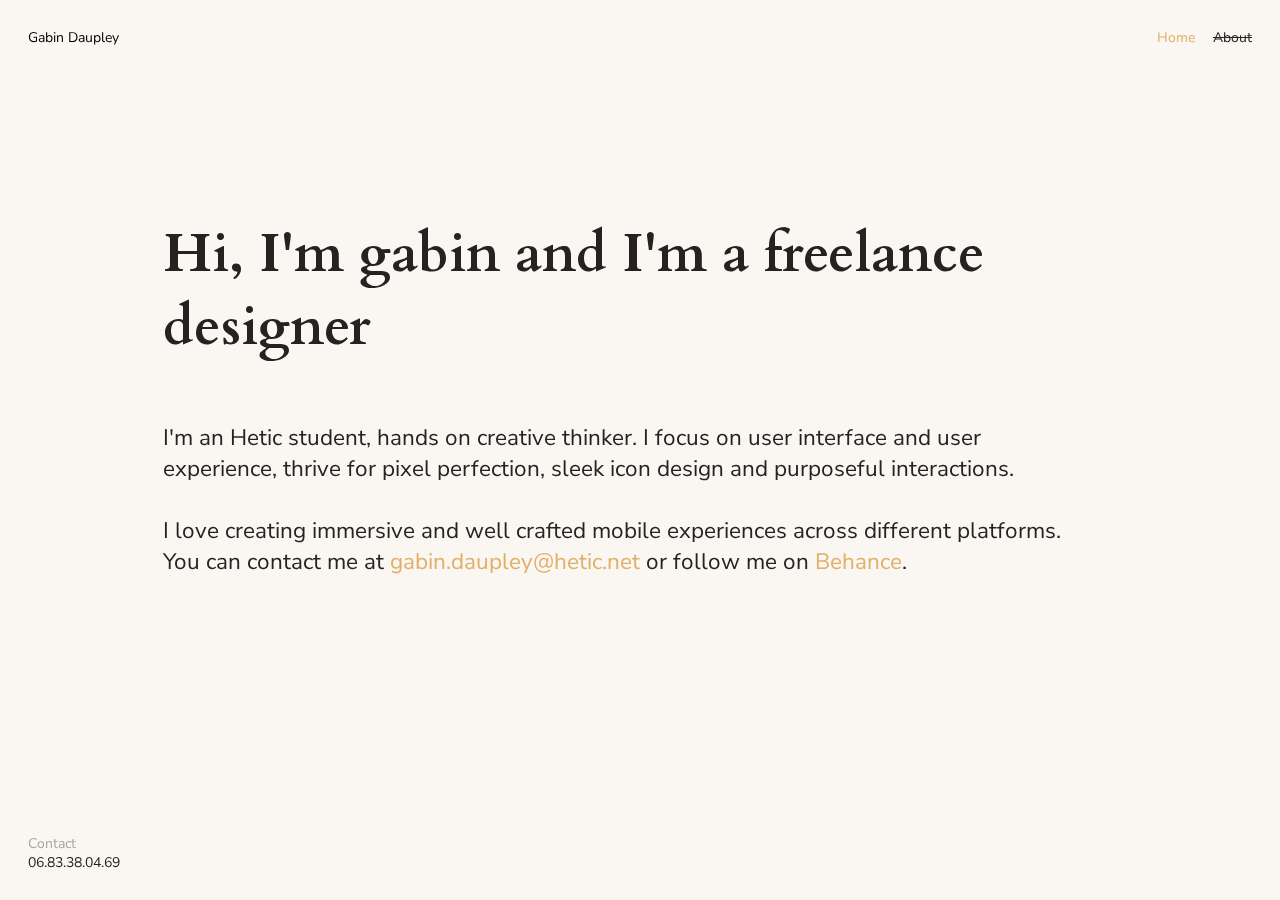
<file: About.html>
<!DOCTYPE html>
<html lang="en">
	<head>
		<meta charset="UTF-8" />
		<meta name="viewport" content="width=device-width, initial-scale=1.0">
		<meta http-equiv="X-UA-Compatible" content="ie=edge">
		<title>Portfolio of Gabin Daupley</title>
		<meta name="description" content="Portfolio of Gabin Daupley" />
		<link rel="shortcut icon" href="favicon.png">
		<link href="https://fonts.googleapis.com/css?family=Cardo|Nunito+Sans" rel="stylesheet">
		<link rel="stylesheet" type="text/css" href="style/style.css" />
	</head>
	<body>
		<main>
			<div class="frame">
				<div class="frame__credits">
					<h4 class="frame__heading">Gabin Daupley</h4>
				</div>
				<div class="frame__demos">
					<a href="index.html" class="frame__demo">Home</a>
					<a href="About.html" class="frame__demo frame__demo--current">About</a>
				</div>
				<div class="content-about">
					<h1 class="title">Hi, I'm gabin and I'm a freelance designer</h1>
					<p class="paragraph">I'm an Hetic student, hands on creative thinker. I focus on user interface and user experience, thrive for pixel perfection, sleek icon design and purposeful interactions.
						<br>
						<br>
					I love creating immersive and well crafted mobile experiences across different platforms. You can contact me at <a href="#">gabin.daupley@hetic.net</a> or follow me on <a id="copy" href="https://www.behance.net/gabindaupley">Behance</a>.</p>
				</div>
				<div class="frame__contact">
						<h4 class="frame__headings">Contact</h4>
						<span class="frame__text">06.83.38.04.69</span>
				</div>
			</div>
			
		</main>
	</body>
	<script src="scripts/copy.js"></script>
</html>
</file>
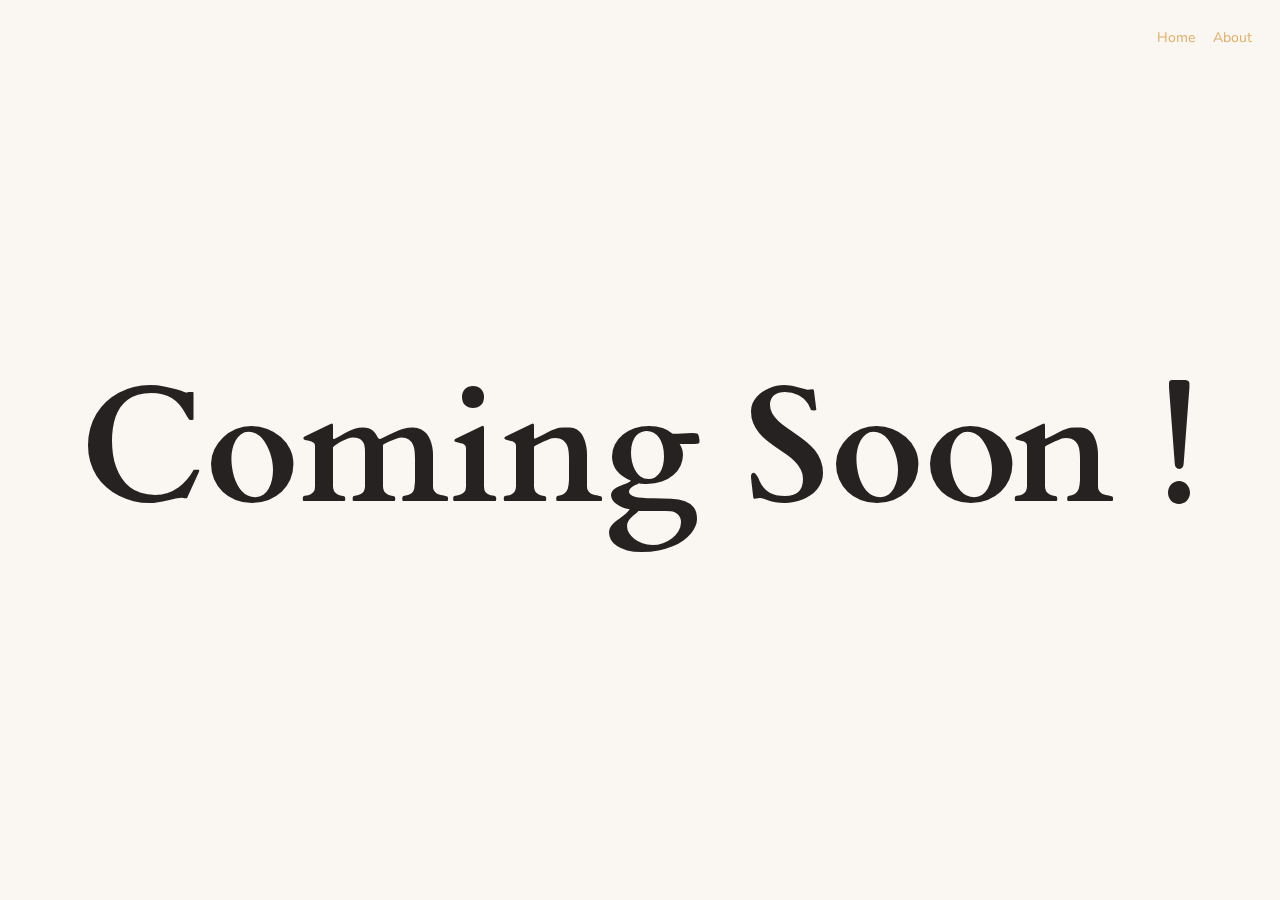
<file: Airbnb.html>
<!DOCTYPE html>
<html lang="en">
	<head>
		<meta charset="UTF-8" />
		<meta name="viewport" content="width=device-width, initial-scale=1.0">
		<meta http-equiv="X-UA-Compatible" content="ie=edge">
		<title>Portfolio of Gabin Daupley</title>
		<meta name="description" content="Portfolio of Gabin Daupley" />
		<link rel="shortcut icon" href="favicon.png">
		<link href="https://fonts.googleapis.com/css?family=Cardo|Nunito+Sans" rel="stylesheet">
		<link rel="stylesheet" type="text/css" href="style/style.css" />
	</head>
	<body>
		<main>
			<div class="frame">
				<div class="frame__demos">
					<a href="index.html" class="frame__demo">Home</a>
					<a href="About.html" class="frame__demo">About</a>
				</div>
			</div>
			<div class="coming">
				<h1>Coming Soon !</h1>
			</div>
		</main>
	</body>
</html>
</file>
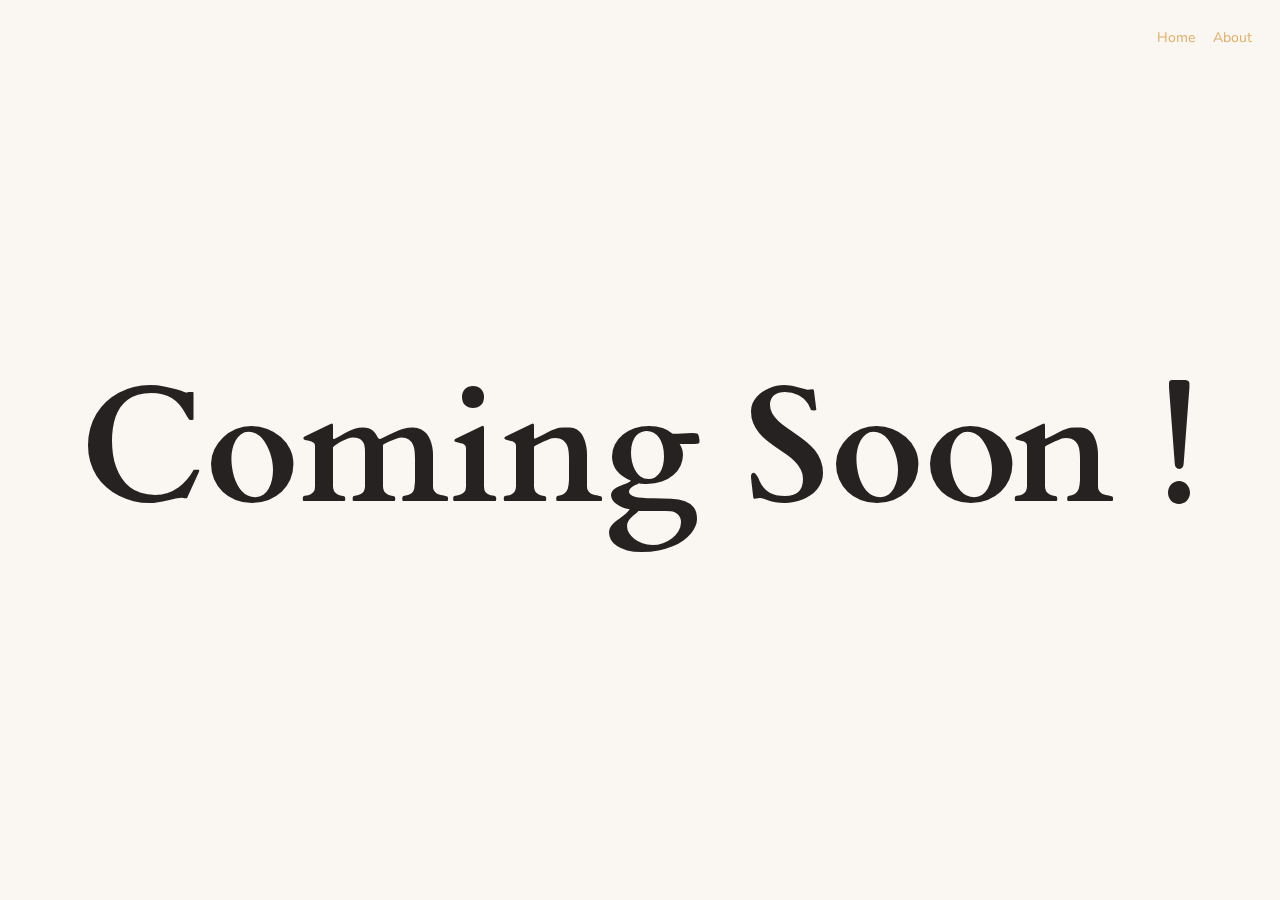
<file: Portfolio/Airbnb.html>
<!DOCTYPE html>
<html lang="en" class="no-js">
	<head>
		<meta charset="UTF-8" />
		<meta name="viewport" content="width=device-width, initial-scale=1">
		<title>Portfolio of Gabin Daupley</title>
		<meta name="description" content="Portfolio of Gabin Daupley" />
		<link rel="shortcut icon" href="favicon.ico">
		<link href="https://fonts.googleapis.com/css?family=Cardo|Nunito+Sans" rel="stylesheet">
		<link rel="stylesheet" type="text/css" href="style/style.css" />
	</head>
	<body class="demo-1">
		<main>
			<div class="frame">
				<div class="frame__demos">
					<a href="index.html" class="frame__demo">Home</a>
					<a href="About.html" class="frame__demo">About</a>
				</div>
			</div>
			<div class="coming">
				<h1>Coming Soon !</h1>
			</div>
		</main>
	</body>
</html>
</file>
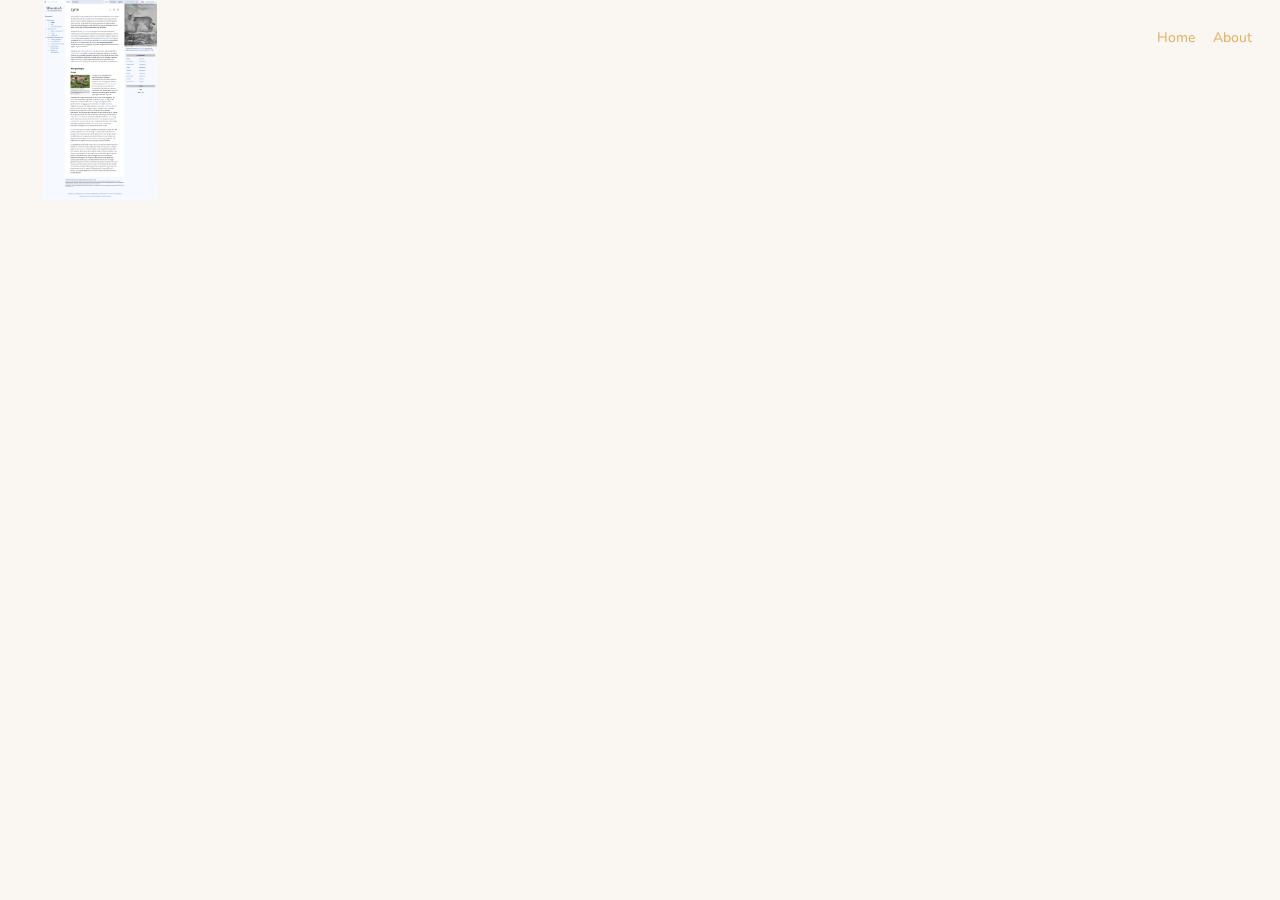
<file: Portfolio/Wikipedia.html>
<!DOCTYPE html>
<html lang="en" class="no-js">
	<head>
		<meta charset="UTF-8" />
		<meta name="viewport" content="width=device-width, initial-scale=1">
		<title>Portfolio of Gabin Daupley</title>
		<meta name="description" content="Portfolio of Gabin Daupley" />
		<link rel="shortcut icon" href="favicon.ico">
		<link href="https://fonts.googleapis.com/css?family=Cardo|Nunito+Sans" rel="stylesheet">
		<link rel="stylesheet" type="text/css" href="style/style.css" />
	</head>
	<body class="demo-1">
		<main>
			<div class="frame">
				<div class="frame__demos">
					<a href="index.html" class="frame__demo">Home</a>
					<a href="About.html" class="frame__demo">About</a>
				</div>
			</div>
			<div class="wikipedia">
				<img src="img/Wikipedia.png" alt="frame_wikipedia">
			</div>
		</main>
	</body>
</html>
</file>
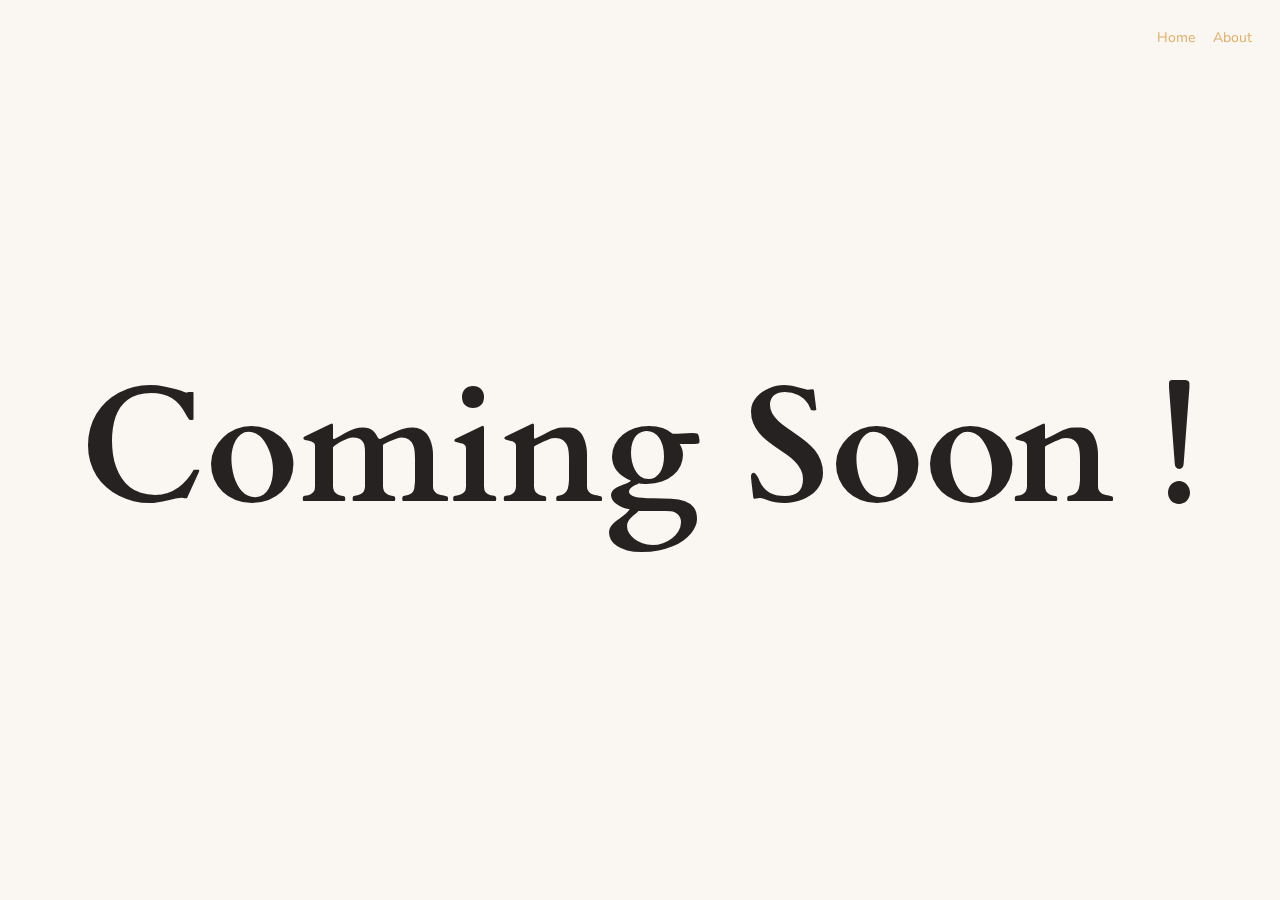
<file: Portfolio/pages/Airbnb.html>
<!DOCTYPE html>
<html lang="en" class="no-js">
	<head>
		<meta charset="UTF-8" />
		<meta name="viewport" content="width=device-width, initial-scale=1">
		<title>Portfolio of Gabin Daupley</title>
		<meta name="description" content="Portfolio of Gabin Daupley" />
		<link rel="shortcut icon" href="favicon.ico">
		<link href="https://fonts.googleapis.com/css?family=Cardo|Nunito+Sans" rel="stylesheet">
		<link rel="stylesheet" type="text/css" href="../css/style.css" />
	</head>
	<body class="demo-1">
		<main>
			<div class="frame">
				<div class="frame__demos">
					<a href="index.html" class="frame__demo">Home</a>
					<a href="About.html" class="frame__demo">About</a>
				</div>
			</div>
			<div class="coming">
				<h1>Coming Soon !</h1>
			</div>
		</main>
	</body>
</html>
</file>
<file: style/style.css>
article,aside,details,figcaption,figure,footer,header,hgroup,main,nav,section,summary{display:block;}audio,canvas,video{display:inline-block;}audio:not([controls]){display:none;height:0;}[hidden]{display:none;}html{font-family:sans-serif;-ms-text-size-adjust:100%;-webkit-text-size-adjust:100%;}body{margin:0;}a:focus{outline:thin dotted;}a:active,a:hover{outline:0;}h1{font-size:2em;margin:0.67em 0;}abbr[title]{border-bottom:1px dotted;}b,strong{font-weight:bold;}dfn{font-style:italic;}hr{-moz-box-sizing:content-box;box-sizing:content-box;height:0;}mark{background:#ff0;color:#000;}code,kbd,pre,samp{font-family:monospace,serif;font-size:1em;}pre{white-space:pre-wrap;}q{quotes:"\201C" "\201D" "\2018" "\2019";}small{font-size:80%;}sub,sup{font-size:75%;line-height:0;position:relative;vertical-align:baseline;}sup{top:-0.5em;}sub{bottom:-0.25em;}img{border:0;}svg:not(:root){overflow:hidden;}figure{margin:0;}fieldset{border:1px solid #c0c0c0;margin:0 2px;padding:0.35em 0.625em 0.75em;}legend{border:0;padding:0;}button,input,select,textarea{font-family:inherit;font-size:100%;margin:0;}button,input{line-height:normal;}button,select{text-transform:none;}button,html input[type="button"],input[type="reset"],input[type="submit"]{-webkit-appearance:button;cursor:pointer;}button[disabled],html input[disabled]{cursor:default;}input[type="checkbox"],input[type="radio"]{box-sizing:border-box;padding:0;}input[type="search"]{-webkit-appearance:textfield;-moz-box-sizing:content-box;-webkit-box-sizing:content-box;box-sizing:content-box;}input[type="search"]::-webkit-search-cancel-button,input[type="search"]::-webkit-search-decoration{-webkit-appearance:none;}button::-moz-focus-inner,input::-moz-focus-inner{border:0;padding:0;}textarea{overflow:auto;vertical-align:top;}table{border-collapse:collapse;border-spacing:0;}
*,
*::after,
*::before {
	box-sizing: border-box;
}

:root {
	font-size: 14px;
}

body {
	--color-text: #272222;
	--color-bg: #faf6f1;
	--color-link: #e2af68;
	--color-link-hover: #333;
	--color-content-link: #000;
	--color-content-link-hover: #e2af68;
	--color-heading: #000;
	--color-headings: rgb(170, 165, 165);
	--font-content: Cardo;
	color: var(--color-text);
	background-color: var(--color-bg);
	font-family: Futura, 'Nunito Sans', sans-serif;
}


a {
	text-decoration: none;
	color: var(--color-link);
	outline: none;
}

a:hover,
a:focus {
	color: var(--color-link-hover);
	outline: none;
}

.frame {
	padding: 3rem 5vw;
	text-align: center;
	position: relative;
	z-index: 1000;
}

.frame__title {
	font-size: 1rem;
	margin: 0 0 1rem;
	font-weight: normal;
}

.frame__links {
	display: inline;
}

.frame__links a:not(:last-child),
.frame__demos a:not(:last-child) {
	margin-right: 1rem;
}

.frame__links a:not(:last-child)::after {
	content: '|';
	margin: 0 0 0 1rem;
}

.frame__links a:hover:not(:last-child)::after {
	color: var(--color-link);
}

.frame__demos {
	margin: 1rem 0;
}

.frame__demo--current,
.frame__demo--current:hover {
	color: var(--color-text);
	text-decoration: line-through;
}

.frame__heading {
	font-weight: normal;
	margin: 0;
	color: var(--color-heading);
}

.frame__headings {
	font-weight: normal;
	margin: 0;
	color: var(--color-headings);
}

.frame__text + .frame__text {
	display: block;
}

.content {
	display: flex;
	flex-direction: column;
	width: 100vw;
	height: calc(100vh - 13rem);
	position: relative;
	justify-content: flex-start;
	align-items: center;
}

.distort {
	position: absolute;
	pointer-events: none;
	will-change: transform;
}

.distort__img { 
	opacity: 0;
}

.content {
	font-family: var(--font-content), serif;
	color: var(--color-content-text);
}

.menu {
	display: flex;
	flex-direction: column;
	align-items: stretch;
	text-align: center;
	font-size: 10vh;
	font-weight: normal;
}

.menu__link,
.quote__link {
	z-index: 999;
	color: var(--color-content-link);
	position: relative;
	white-space: nowrap;
}

.menu__link:hover,
.quote__link:hover {
	color: var(--color-content-link-hover);
}

.menu__link span,
.quote__link span {
	display: inline-block;
}

.quote__link::after {
	content: '';
	position: absolute;
	height: 5px;
	border-width: 1px 0;
	border-style: solid;
	width: 100%;
	left: 0;
	top: calc(100% - 0.25rem);
	border-color: currentColor;
}

@media screen and (min-width: 53em) {
	body {
		overflow: hidden;
	}
	.frame {
		position: fixed;
		text-align: left;
		z-index: 10000;
		top: 0;
		left: 0;
		display: grid;
		align-content: space-between;
		width: 100%;
		max-width: none;
		height: 100vh;
		padding: 2rem;
		pointer-events: none;
		grid-template-columns: 11% 89%;
		grid-template-rows: 2rem auto auto;
		grid-template-areas: 'credits demos'
							 'credits photography'
							 'contact title';
	}
	.frame__title-wrap {
		grid-area: title;
		display: flex;
		justify-content: flex-end;
		align-self: end;
	}
	.frame__title {
		margin: 0 2rem 0 0;
	}
	.frame__photography {
		grid-area: photography;
		align-self: center;
		justify-self: end;
		writing-mode: vertical-lr;
	}
	.frame__credits {
		grid-area: credits;
	}
	.frame__contact {
		grid-area: contact;
	}
	.frame__demos {
		margin: 0;
		grid-area: demos;
		justify-self: end;
	}
	.frame a {
		pointer-events: auto;
	}
	.content {
		height: 100vh;
		justify-content: center;
	}
	.quote {
		font-size: 9vh;
	}
	.quote__author {
		font-size: 2.5vh;
	}
	.quote__link::after {
		top: calc(100% - 1vh);
	}
}
	.coming {
		display: flex;
		flex-wrap: wrap;
		justify-content: center;
		align-content: center;
		height: 100vh;
		font-family: var(--font-content);
		font-size: 9vh;
	}
	.content-about {
		display: flex;
		flex-direction: column;
		width: 100vh;
		margin-top: -10%;

	}
	.title {
		font-size: 6vh;
		font-family: var(--font-content);
}
	.paragraph {	
		font-size: 2.5vh;
	}
</file>
<file: Portfolio/style/style.css>
article,aside,details,figcaption,figure,footer,header,hgroup,main,nav,section,summary{display:block;}audio,canvas,video{display:inline-block;}audio:not([controls]){display:none;height:0;}[hidden]{display:none;}html{font-family:sans-serif;-ms-text-size-adjust:100%;-webkit-text-size-adjust:100%;}body{margin:0;}a:focus{outline:thin dotted;}a:active,a:hover{outline:0;}h1{font-size:2em;margin:0.67em 0;}abbr[title]{border-bottom:1px dotted;}b,strong{font-weight:bold;}dfn{font-style:italic;}hr{-moz-box-sizing:content-box;box-sizing:content-box;height:0;}mark{background:#ff0;color:#000;}code,kbd,pre,samp{font-family:monospace,serif;font-size:1em;}pre{white-space:pre-wrap;}q{quotes:"\201C" "\201D" "\2018" "\2019";}small{font-size:80%;}sub,sup{font-size:75%;line-height:0;position:relative;vertical-align:baseline;}sup{top:-0.5em;}sub{bottom:-0.25em;}img{border:0;}svg:not(:root){overflow:hidden;}figure{margin:0;}fieldset{border:1px solid #c0c0c0;margin:0 2px;padding:0.35em 0.625em 0.75em;}legend{border:0;padding:0;}button,input,select,textarea{font-family:inherit;font-size:100%;margin:0;}button,input{line-height:normal;}button,select{text-transform:none;}button,html input[type="button"],input[type="reset"],input[type="submit"]{-webkit-appearance:button;cursor:pointer;}button[disabled],html input[disabled]{cursor:default;}input[type="checkbox"],input[type="radio"]{box-sizing:border-box;padding:0;}input[type="search"]{-webkit-appearance:textfield;-moz-box-sizing:content-box;-webkit-box-sizing:content-box;box-sizing:content-box;}input[type="search"]::-webkit-search-cancel-button,input[type="search"]::-webkit-search-decoration{-webkit-appearance:none;}button::-moz-focus-inner,input::-moz-focus-inner{border:0;padding:0;}textarea{overflow:auto;vertical-align:top;}table{border-collapse:collapse;border-spacing:0;}
*,
*::after,
*::before {
	box-sizing: border-box;
}

:root {
	font-size: 14px;
}

body {
	--color-text: #272222;
	--color-bg: #faf6f1;
	--color-link: #e2af68;
	--color-link-hover: #333;
	--color-content-link: #000;
	--color-content-link-hover: #000;
	--color-heading: #d1cfcf;
	--font-content: Cardo;
	color: var(--color-text);
	background-color: var(--color-bg);
	font-family: Futura, 'Nunito Sans', sans-serif;
}


/* Page Loader */
.js .loading::before {
	content: '';
	position: fixed;
	z-index: 100000;
	top: 0;
	left: 0;
	width: 100%;
	height: 100%;
	background: var(--color-bg);
}

.js .loading::after {
	content: '';
	position: fixed;
	z-index: 100000;
	top: 50%;
	left: 50%;
	width: 60px;
	height: 60px;
	margin: -30px 0 0 -30px;
	pointer-events: none;
	border-radius: 50%;
	opacity: 0.4;
	background: var(--color-link);
	animation: loaderAnim 0.7s linear infinite alternate forwards;
}

@keyframes loaderAnim {
	to {
		opacity: 1;
		transform: scale3d(0.5,0.5,1);
	}
}

a {
	text-decoration: none;
	color: var(--color-link);
	outline: none;
}

a:hover,
a:focus {
	color: var(--color-link-hover);
	outline: none;
}

.message {
	background: var(--color-text);
	color: var(--color-bg);
	padding: 1rem;
	text-align: center;
}

.frame {
	padding: 3rem 5vw;
	text-align: center;
	position: relative;
	z-index: 1000;
}

.frame__title {
	font-size: 1rem;
	margin: 0 0 1rem;
	font-weight: normal;
}

.frame__links {
	display: inline;
}

.frame__links a:not(:last-child),
.frame__demos a:not(:last-child) {
	margin-right: 1rem;
}

.frame__links a:not(:last-child)::after {
	content: '|';
	margin: 0 0 0 1rem;
}

.frame__links a:hover:not(:last-child)::after {
	color: var(--color-link);
}

.frame__demos {
	margin: 1rem 0;
}

.frame__demo--current,
.frame__demo--current:hover {
	color: var(--color-text);
	text-decoration: line-through;
}

.frame__heading {
	font-weight: normal;
	margin: 0;
	color: var(--color-heading);
}

.frame__text + .frame__heading {
	margin: 2rem 0 0 0;
}

.frame__text + .frame__text {
	display: block;
}

.frame__photography {
	color: var(--color-heading);
}

.content {
	display: flex;
	flex-direction: column;
	width: 100vw;
	height: calc(100vh - 13rem);
	position: relative;
	justify-content: flex-start;
	align-items: center;
}

.distort {
	position: absolute;
	pointer-events: none;
	will-change: transform;
}

.distort__img { 
	opacity: 0;
}

.content {
	font-family: var(--font-content), serif;
	color: var(--color-content-text);
}

.menu {
	display: flex;
	flex-direction: column;
	align-items: stretch;
	text-align: center;
	font-size: 10vh;
	font-weight: normal;
}

.quote {
	display: block;
	width: 90%;
	max-width: 1200px;
	margin: 0 auto;
	font-size: 2rem;
	z-index: 999;
	font-weight: normal;
}

.quote__author {
	margin: 2rem 0 0 0;
	display: block;
	font-size: 1rem;
	color: var(--color-content-secondary);
}

.quote__author::before {
	content: '\2014';
	margin-right: 1rem;
}

.menu__link,
.quote__link {
	z-index: 999;
	color: var(--color-content-link);
	position: relative;
	white-space: nowrap;
}

.menu__link:hover,
.quote__link:hover {
	color: var(--color-content-link-hover);
}

.menu__link span,
.quote__link span {
	display: inline-block;
}

.quote__link::after {
	content: '';
	position: absolute;
	height: 5px;
	border-width: 1px 0;
	border-style: solid;
	width: 100%;
	left: 0;
	top: calc(100% - 0.25rem);
	border-color: currentColor;
}


@media screen and (min-width: 53em) {
	body {
		overflow: hidden;
	}
	.message {
		display: none;
	}
	.frame {
		position: fixed;
		text-align: left;
		z-index: 10000;
		top: 0;
		left: 0;
		display: grid;
		align-content: space-between;
		width: 100%;
		max-width: none;
		height: 100vh;
		padding: 2rem;
		pointer-events: none;
		grid-template-columns: 20% 80%;
		grid-template-rows: 2rem auto auto;
		grid-template-areas: 'credits demos'
							 'credits photography'
							 'contact title';
	}
	.frame__title-wrap {
		grid-area: title;
		display: flex;
		justify-content: flex-end;
		align-self: end;
	}
	.frame__title {
		margin: 0 2rem 0 0;
	}
	.frame__photography {
		grid-area: photography;
		align-self: center;
		justify-self: end;
		writing-mode: vertical-lr;
	}
	.frame__credits {
		grid-area: credits;
	}
	.frame__contact {
		grid-area: contact;
	}
	.frame__demos {
		margin: 0;
		grid-area: demos;
		justify-self: end;
	}
	.frame a {
		pointer-events: auto;
	}
	.content {
		height: 100vh;
		justify-content: center;
	}
	.quote {
		font-size: 9vh;
	}
	.quote__author {
		font-size: 2.5vh;
	}
	.quote__link::after {
		top: calc(100% - 1vh);
	}
}
	.wikipedia {
		display: flex;
		flex-direction: wrap;
		justify-content: center;
		align-content: center;
		width: 200px;
		height: 200px;
		
	}
	.wikipedia img {
		max-width: 100%;
		height: auto;
}
	

	.coming {
		display: flex;
		flex-wrap: wrap;
		justify-content: center;
		align-content: center;
		height: 100vh;
		font-family: var(--font-content);
		font-size: 9vh;
	}
</file>
<file: Portfolio/css/style.css>
article,aside,details,figcaption,figure,footer,header,hgroup,main,nav,section,summary{display:block;}audio,canvas,video{display:inline-block;}audio:not([controls]){display:none;height:0;}[hidden]{display:none;}html{font-family:sans-serif;-ms-text-size-adjust:100%;-webkit-text-size-adjust:100%;}body{margin:0;}a:focus{outline:thin dotted;}a:active,a:hover{outline:0;}h1{font-size:2em;margin:0.67em 0;}abbr[title]{border-bottom:1px dotted;}b,strong{font-weight:bold;}dfn{font-style:italic;}hr{-moz-box-sizing:content-box;box-sizing:content-box;height:0;}mark{background:#ff0;color:#000;}code,kbd,pre,samp{font-family:monospace,serif;font-size:1em;}pre{white-space:pre-wrap;}q{quotes:"\201C" "\201D" "\2018" "\2019";}small{font-size:80%;}sub,sup{font-size:75%;line-height:0;position:relative;vertical-align:baseline;}sup{top:-0.5em;}sub{bottom:-0.25em;}img{border:0;}svg:not(:root){overflow:hidden;}figure{margin:0;}fieldset{border:1px solid #c0c0c0;margin:0 2px;padding:0.35em 0.625em 0.75em;}legend{border:0;padding:0;}button,input,select,textarea{font-family:inherit;font-size:100%;margin:0;}button,input{line-height:normal;}button,select{text-transform:none;}button,html input[type="button"],input[type="reset"],input[type="submit"]{-webkit-appearance:button;cursor:pointer;}button[disabled],html input[disabled]{cursor:default;}input[type="checkbox"],input[type="radio"]{box-sizing:border-box;padding:0;}input[type="search"]{-webkit-appearance:textfield;-moz-box-sizing:content-box;-webkit-box-sizing:content-box;box-sizing:content-box;}input[type="search"]::-webkit-search-cancel-button,input[type="search"]::-webkit-search-decoration{-webkit-appearance:none;}button::-moz-focus-inner,input::-moz-focus-inner{border:0;padding:0;}textarea{overflow:auto;vertical-align:top;}table{border-collapse:collapse;border-spacing:0;}
*,
*::after,
*::before {
	box-sizing: border-box;
}

:root {
	font-size: 14px;
}

body {
	--color-text: #272222;
	--color-bg: #faf6f1;
	--color-link: #e2af68;
	--color-link-hover: #333;
	--color-content-link: #000;
	--color-content-link-hover: #000;
	--color-heading: #d1cfcf;
	--font-content: Cardo;
	color: var(--color-text);
	background-color: var(--color-bg);
	font-family: Futura, 'Nunito Sans', sans-serif;
}


/* Page Loader */
.js .loading::before {
	content: '';
	position: fixed;
	z-index: 100000;
	top: 0;
	left: 0;
	width: 100%;
	height: 100%;
	background: var(--color-bg);
}

.js .loading::after {
	content: '';
	position: fixed;
	z-index: 100000;
	top: 50%;
	left: 50%;
	width: 60px;
	height: 60px;
	margin: -30px 0 0 -30px;
	pointer-events: none;
	border-radius: 50%;
	opacity: 0.4;
	background: var(--color-link);
	animation: loaderAnim 0.7s linear infinite alternate forwards;
}

@keyframes loaderAnim {
	to {
		opacity: 1;
		transform: scale3d(0.5,0.5,1);
	}
}

a {
	text-decoration: none;
	color: var(--color-link);
	outline: none;
}

a:hover,
a:focus {
	color: var(--color-link-hover);
	outline: none;
}

.message {
	background: var(--color-text);
	color: var(--color-bg);
	padding: 1rem;
	text-align: center;
}

.frame {
	padding: 3rem 5vw;
	text-align: center;
	position: relative;
	z-index: 1000;
}

.frame__title {
	font-size: 1rem;
	margin: 0 0 1rem;
	font-weight: normal;
}

.frame__links {
	display: inline;
}

.frame__links a:not(:last-child),
.frame__demos a:not(:last-child) {
	margin-right: 1rem;
}

.frame__links a:not(:last-child)::after {
	content: '|';
	margin: 0 0 0 1rem;
}

.frame__links a:hover:not(:last-child)::after {
	color: var(--color-link);
}

.frame__demos {
	margin: 1rem 0;
}

.frame__demo--current,
.frame__demo--current:hover {
	color: var(--color-text);
	text-decoration: line-through;
}

.frame__heading {
	font-weight: normal;
	margin: 0;
	color: var(--color-heading);
}

.frame__text + .frame__heading {
	margin: 2rem 0 0 0;
}

.frame__text + .frame__text {
	display: block;
}

.frame__photography {
	color: var(--color-heading);
}

.content {
	display: flex;
	flex-direction: column;
	width: 100vw;
	height: calc(100vh - 13rem);
	position: relative;
	justify-content: flex-start;
	align-items: center;
}

.distort {
	position: absolute;
	pointer-events: none;
	will-change: transform;
}

.distort__img { 
	opacity: 0;
}

.content {
	font-family: var(--font-content), serif;
	color: var(--color-content-text);
}

.menu {
	display: flex;
	flex-direction: column;
	align-items: stretch;
	text-align: center;
	font-size: 10vh;
	font-weight: normal;
}

.quote {
	display: block;
	width: 90%;
	max-width: 1200px;
	margin: 0 auto;
	font-size: 2rem;
	z-index: 999;
	font-weight: normal;
}

.quote__author {
	margin: 2rem 0 0 0;
	display: block;
	font-size: 1rem;
	color: var(--color-content-secondary);
}

.quote__author::before {
	content: '\2014';
	margin-right: 1rem;
}

.menu__link,
.quote__link {
	z-index: 999;
	color: var(--color-content-link);
	position: relative;
	white-space: nowrap;
}

.menu__link:hover,
.quote__link:hover {
	color: var(--color-content-link-hover);
}

.menu__link span,
.quote__link span {
	display: inline-block;
}

.quote__link::after {
	content: '';
	position: absolute;
	height: 5px;
	border-width: 1px 0;
	border-style: solid;
	width: 100%;
	left: 0;
	top: calc(100% - 0.25rem);
	border-color: currentColor;
}


@media screen and (min-width: 53em) {
	body {
		overflow: hidden;
	}
	.message {
		display: none;
	}
	.frame {
		position: fixed;
		text-align: left;
		z-index: 10000;
		top: 0;
		left: 0;
		display: grid;
		align-content: space-between;
		width: 100%;
		max-width: none;
		height: 100vh;
		padding: 2rem;
		pointer-events: none;
		grid-template-columns: 20% 80%;
		grid-template-rows: 2rem auto auto;
		grid-template-areas: 'credits demos'
							 'credits photography'
							 'contact title';
	}
	.frame__title-wrap {
		grid-area: title;
		display: flex;
		justify-content: flex-end;
		align-self: end;
	}
	.frame__title {
		margin: 0 2rem 0 0;
	}
	.frame__photography {
		grid-area: photography;
		align-self: center;
		justify-self: end;
		writing-mode: vertical-lr;
	}
	.frame__credits {
		grid-area: credits;
	}
	.frame__contact {
		grid-area: contact;
	}
	.frame__demos {
		margin: 0;
		grid-area: demos;
		justify-self: end;
	}
	.frame a {
		pointer-events: auto;
	}
	.content {
		height: 100vh;
		justify-content: center;
	}
	.quote {
		font-size: 9vh;
	}
	.quote__author {
		font-size: 2.5vh;
	}
	.quote__link::after {
		top: calc(100% - 1vh);
	}
}
	.wikipedia {
		display: flex;
		flex-direction: wrap;
		justify-content: center;
		align-content: center;
		width: 200px;
		height: 200px;
		
	}
	.wikipedia img {
		max-width: 100%;
		height: auto;
}
	

	.coming {
		display: flex;
		flex-wrap: wrap;
		justify-content: center;
		align-content: center;
		height: 100vh;
		font-family: var(--font-content);
		font-size: 9vh;
	}
</file>
